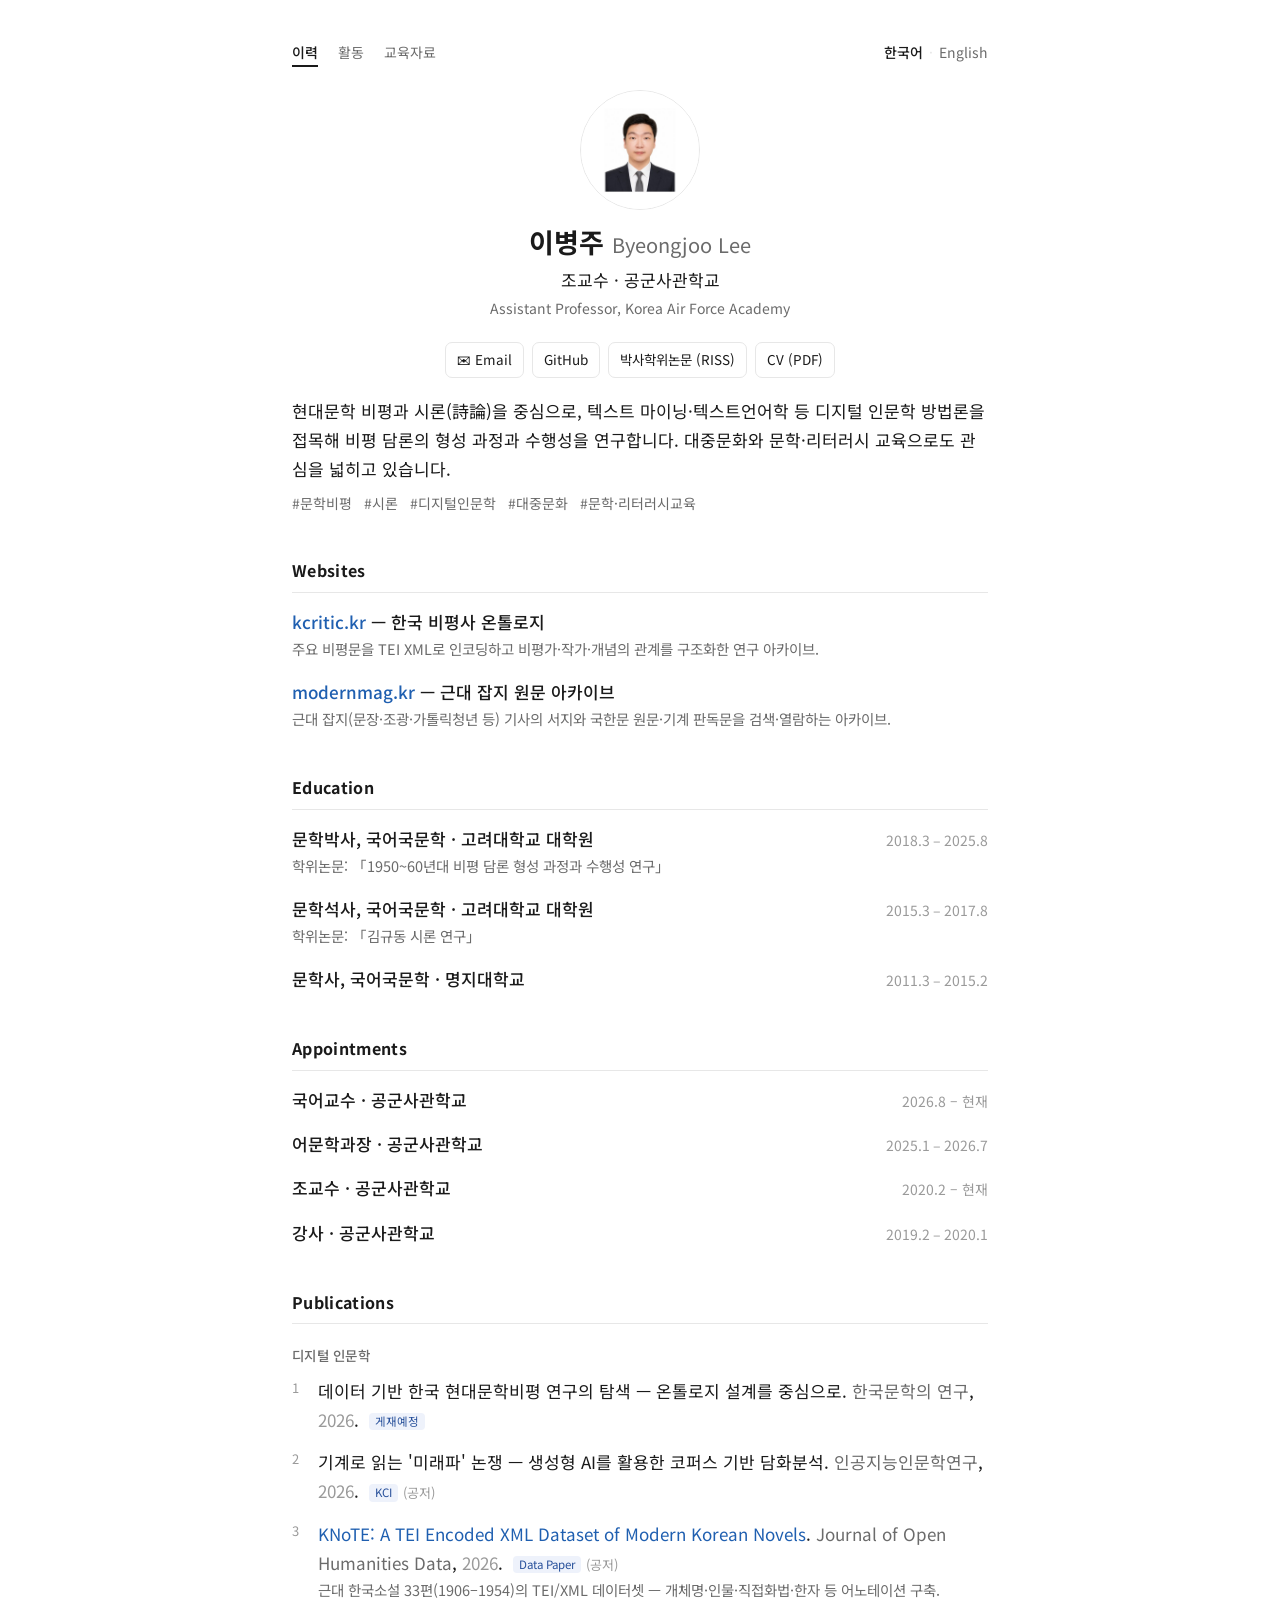
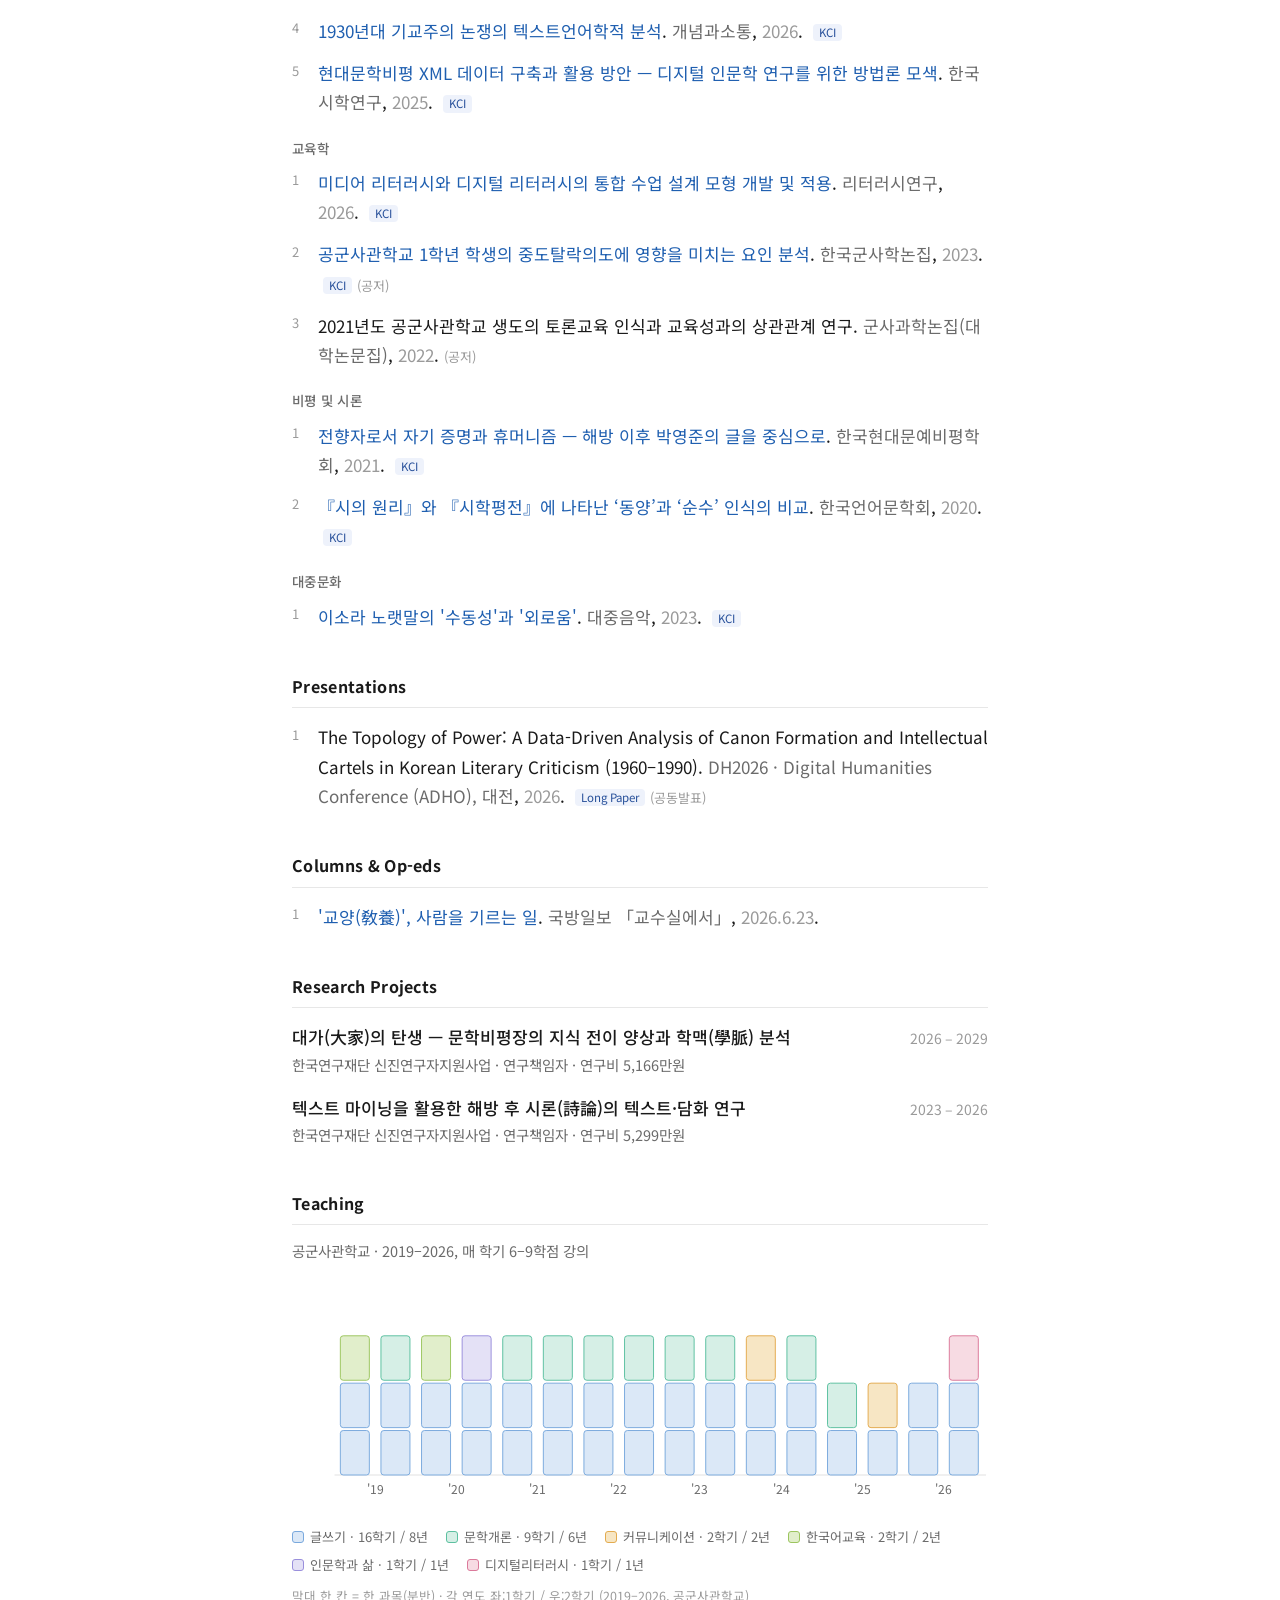
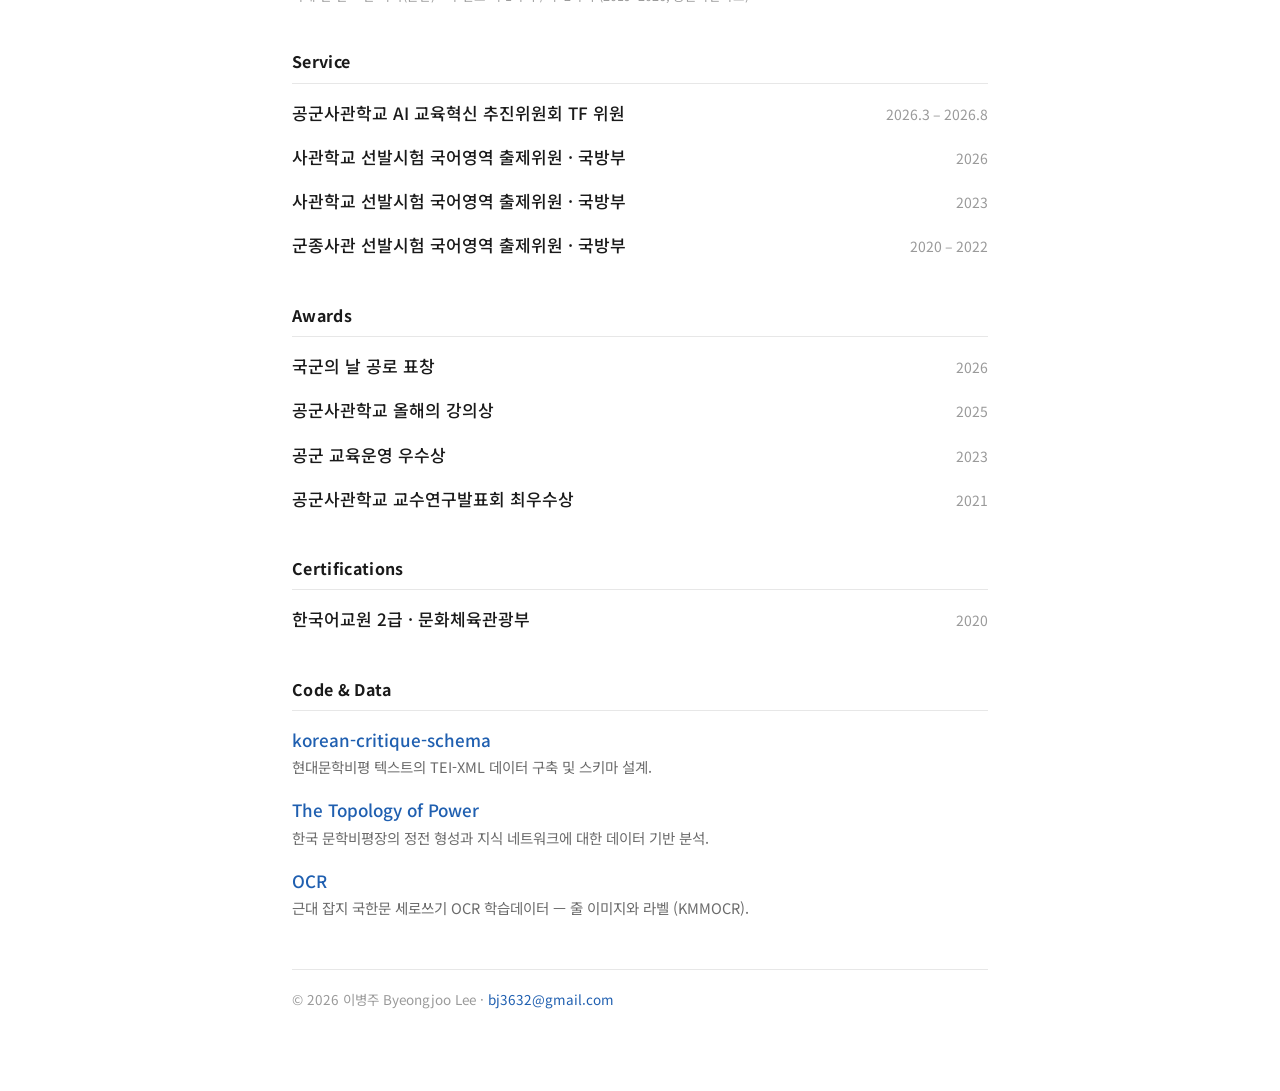
<file: index.html>
<!DOCTYPE html>
<html lang="ko">
<head>
<meta charset="utf-8">
<meta name="viewport" content="width=device-width, initial-scale=1">
<title>이병주 Byeongjoo Lee</title>
<meta name="description" content="이병주 (Byeongjoo Lee) — 공군사관학교 어문학과 조교수. 현대문학 비평·시론, 디지털 인문학 연구.">
<link rel="preconnect" href="https://fonts.googleapis.com">
<link rel="preconnect" href="https://fonts.gstatic.com" crossorigin>
<link href="https://fonts.googleapis.com/css2?family=Noto+Sans+KR:wght@400;500;700&display=swap" rel="stylesheet">
<link rel="stylesheet" href="/style.css">
</head>
<body>
<main class="wrap">

  <div class="topbar">
    <nav class="tabs">
      <a class="on" href="/">이력</a>
      <a href="/gallery.html">활동</a>
      <a href="/education.html">교육자료</a>
    </nav>
    <div class="lang"><span class="on">한국어</span><span class="sep">·</span><a href="/en/">English</a></div>
  </div>

  <header>
    <img src="/photo.jpg?v=2026081402" alt="이병주 증명사진">
    <div>
      <h1 class="name">이병주 <span class="en">Byeongjoo Lee</span></h1>
      <p class="role">조교수 · 공군사관학교
        <span class="en">Assistant Professor, Korea Air Force Academy</span>
      </p>
    </div>
  </header>

  <nav class="links">
    <a href="mailto:bj3632@gmail.com">✉ Email</a>
    <a href="https://github.com/ByeongjooLee" target="_blank" rel="noopener">GitHub</a>
    <a href="https://www.riss.kr/link?id=T17283186" target="_blank" rel="noopener">박사학위논문 (RISS)</a>
    <a href="/cv.pdf" target="_blank" rel="noopener">CV (PDF)</a>
  </nav>

  <section class="bio">
    <p>현대문학 비평과 시론(詩論)을 중심으로, 텍스트 마이닝·텍스트언어학 등 디지털 인문학 방법론을 접목해 비평 담론의 형성 과정과 수행성을 연구합니다. 대중문화와 문학·리터러시 교육으로도 관심을 넓히고 있습니다.</p>
    <div class="tags">
      <span>#문학비평</span><span>#시론</span><span>#디지털인문학</span><span>#대중문화</span><span>#문학·리터러시교육</span>
    </div>
  </section>

  <h2>Websites</h2>
  <div class="entry">
    <div class="row"><span class="t"><a href="https://kcritic.kr/" target="_blank" rel="noopener">kcritic.kr</a> — 한국 비평사 온톨로지</span></div>
    <div class="sub">주요 비평문을 TEI XML로 인코딩하고 비평가·작가·개념의 관계를 구조화한 연구 아카이브.</div>
  </div>
  <div class="entry">
    <div class="row"><span class="t"><a href="https://modernmag.kr/" target="_blank" rel="noopener">modernmag.kr</a> — 근대 잡지 원문 아카이브</span></div>
    <div class="sub">근대 잡지(문장·조광·가톨릭청년 등) 기사의 서지와 국한문 원문·기계 판독문을 검색·열람하는 아카이브.</div>
  </div>

  <h2>Education</h2>
  <div class="entry">
    <div class="row"><span class="t">문학박사, 국어국문학 · 고려대학교 대학원</span><span class="d">2018.3 – 2025.8</span></div>
    <div class="sub">학위논문: 「1950~60년대 비평 담론 형성 과정과 수행성 연구」</div>
  </div>
  <div class="entry">
    <div class="row"><span class="t">문학석사, 국어국문학 · 고려대학교 대학원</span><span class="d">2015.3 – 2017.8</span></div>
    <div class="sub">학위논문: 「김규동 시론 연구」</div>
  </div>
  <div class="entry">
    <div class="row"><span class="t">문학사, 국어국문학 · 명지대학교</span><span class="d">2011.3 – 2015.2</span></div>
  </div>

  <h2>Appointments</h2>
  <div class="entry">
    <div class="row"><span class="t">국어교수 · 공군사관학교</span><span class="d">2026.8 – 현재</span></div>
  </div>
  <div class="entry">
    <div class="row"><span class="t">어문학과장 · 공군사관학교</span><span class="d">2025.1 – 2026.7</span></div>
  </div>
  <div class="entry">
    <div class="row"><span class="t">조교수 · 공군사관학교</span><span class="d">2020.2 – 현재</span></div>
  </div>
  <div class="entry">
    <div class="row"><span class="t">강사 · 공군사관학교</span><span class="d">2019.2 – 2020.1</span></div>
  </div>

  <h2>Publications</h2>

  <div class="ptype">디지털 인문학</div>
  <ol class="pubs">
    <li>데이터 기반 한국 현대문학비평 연구의 탐색 — 온톨로지 설계를 중심으로.
      <span class="venue">한국문학의 연구</span>, <span class="yr">2026</span>. <span class="badge">게재예정</span></li>
    <li>기계로 읽는 '미래파' 논쟁 — 생성형 AI를 활용한 코퍼스 기반 담화분석.
      <span class="venue">인공지능인문학연구</span>, <span class="yr">2026</span>. <span class="badge">KCI</span> <span class="co">(공저)</span></li>
    <li><a href="https://doi.org/10.5334/johd.590" target="_blank" rel="noopener">KNoTE: A TEI Encoded XML Dataset of Modern Korean Novels</a>.
      <span class="venue">Journal of Open Humanities Data</span>, <span class="yr">2026</span>. <span class="badge">Data Paper</span> <span class="co">(공저)</span>
      <div class="sub">근대 한국소설 33편(1906–1954)의 TEI/XML 데이터셋 — 개체명·인물·직접화법·한자 등 어노테이션 구축.</div></li>
    <li><a href="/papers/2026-technicism-debate.pdf" download>1930년대 기교주의 논쟁의 텍스트언어학적 분석</a>.
      <span class="venue">개념과소통</span>, <span class="yr">2026</span>. <span class="badge">KCI</span></li>
    <li><a href="/papers/2025-xml-criticism.pdf" download>현대문학비평 XML 데이터 구축과 활용 방안 — 디지털 인문학 연구를 위한 방법론 모색</a>.
      <span class="venue">한국시학연구</span>, <span class="yr">2025</span>. <span class="badge">KCI</span></li>
  </ol>

  <div class="ptype">교육학</div>
  <ol class="pubs">
    <li><a href="/papers/2026-media-literacy.pdf" download>미디어 리터러시와 디지털 리터러시의 통합 수업 설계 모형 개발 및 적용</a>.
      <span class="venue">리터러시연구</span>, <span class="yr">2026</span>. <span class="badge">KCI</span></li>
    <li><a href="/papers/2023-cadet-dropout.pdf" download>공군사관학교 1학년 학생의 중도탈락의도에 영향을 미치는 요인 분석</a>.
      <span class="venue">한국군사학논집</span>, <span class="yr">2023</span>. <span class="badge">KCI</span> <span class="co">(공저)</span></li>
    <li>2021년도 공군사관학교 생도의 토론교육 인식과 교육성과의 상관관계 연구.
      <span class="venue">군사과학논집(대학논문집)</span>, <span class="yr">2022</span>. <span class="co">(공저)</span></li>
  </ol>

  <div class="ptype">비평 및 시론</div>
  <ol class="pubs">
    <li><a href="/papers/2021-park-yeongjun-humanism.pdf" download>전향자로서 자기 증명과 휴머니즘 — 해방 이후 박영준의 글을 중심으로</a>.
      <span class="venue">한국현대문예비평학회</span>, <span class="yr">2021</span>. <span class="badge">KCI</span></li>
    <li><a href="/papers/2020-orient-purity.pdf" download>『시의 원리』와 『시학평전』에 나타난 ‘동양’과 ‘순수’ 인식의 비교</a>.
      <span class="venue">한국언어문학회</span>, <span class="yr">2020</span>. <span class="badge">KCI</span></li>
  </ol>

  <div class="ptype">대중문화</div>
  <ol class="pubs">
    <li><a href="/papers/2023-leesora-lyrics.pdf" download>이소라 노랫말의 '수동성'과 '외로움'</a>.
      <span class="venue">대중음악</span>, <span class="yr">2023</span>. <span class="badge">KCI</span></li>
  </ol>

  <h2>Presentations</h2>
  <ol class="pubs">
    <li>The Topology of Power: A Data-Driven Analysis of Canon Formation and Intellectual Cartels in Korean Literary Criticism (1960–1990).
      <span class="venue">DH2026 · Digital Humanities Conference (ADHO), 대전</span>, <span class="yr">2026</span>. <span class="badge">Long Paper</span> <span class="co">(공동발표)</span></li>
  </ol>

  <h2>Columns &amp; Op-eds</h2>
  <ol class="pubs">
    <li><a href="https://kookbang.dema.mil.kr/newsWeb/20260623/1/ATCE_CTGR_0050060000/view.do" target="_blank" rel="noopener">'교양(敎養)', 사람을 기르는 일</a>.
      <span class="venue">국방일보 「교수실에서」</span>, <span class="yr">2026.6.23</span>.</li>
  </ol>

  <h2>Research Projects</h2>
  <div class="entry">
    <div class="row"><span class="t">대가(大家)의 탄생 — 문학비평장의 지식 전이 양상과 학맥(學脈) 분석</span><span class="d">2026 – 2029</span></div>
    <div class="sub">한국연구재단 신진연구자지원사업 · 연구책임자 · 연구비 5,166만원</div>
  </div>
  <div class="entry">
    <div class="row"><span class="t">텍스트 마이닝을 활용한 해방 후 시론(詩論)의 텍스트·담화 연구</span><span class="d">2023 – 2026</span></div>
    <div class="sub">한국연구재단 신진연구자지원사업 · 연구책임자 · 연구비 5,299만원</div>
  </div>

  <h2>Teaching</h2>
  <p class="sub" style="margin:0 0 4px;">공군사관학교 · 2019–2026, 매 학기 6–9학점 강의</p>
  <div id="teaching-chart" data-lang="ko"></div>

  <h2>Service</h2>
  <div class="entry">
    <div class="row"><span class="t">공군사관학교 AI 교육혁신 추진위원회 TF 위원</span><span class="d">2026.3 – 2026.8</span></div>
  </div>
  <div class="entry">
    <div class="row"><span class="t">사관학교 선발시험 국어영역 출제위원 · 국방부</span><span class="d">2026</span></div>
  </div>
  <div class="entry">
    <div class="row"><span class="t">사관학교 선발시험 국어영역 출제위원 · 국방부</span><span class="d">2023</span></div>
  </div>
  <div class="entry">
    <div class="row"><span class="t">군종사관 선발시험 국어영역 출제위원 · 국방부</span><span class="d">2020 – 2022</span></div>
  </div>

  <h2>Awards</h2>
  <div class="entry">
    <div class="row"><span class="t">국군의 날 공로 표창</span><span class="d">2026</span></div>
  </div>
  <div class="entry">
    <div class="row"><span class="t">공군사관학교 올해의 강의상</span><span class="d">2025</span></div>
  </div>
  <div class="entry">
    <div class="row"><span class="t">공군 교육운영 우수상</span><span class="d">2023</span></div>
  </div>
  <div class="entry">
    <div class="row"><span class="t">공군사관학교 교수연구발표회 최우수상</span><span class="d">2021</span></div>
  </div>

  <h2>Certifications</h2>
  <div class="entry">
    <div class="row"><span class="t">한국어교원 2급 · 문화체육관광부</span><span class="d">2020</span></div>
  </div>

  <h2>Code &amp; Data</h2>
  <div class="entry">
    <div class="row"><span class="t"><a href="https://github.com/ByeongjooLee/korean-critique-schema" target="_blank" rel="noopener">korean-critique-schema</a></span></div>
    <div class="sub">현대문학비평 텍스트의 TEI-XML 데이터 구축 및 스키마 설계.</div>
  </div>
  <div class="entry">
    <div class="row"><span class="t"><a href="https://github.com/ByeongjooLee/The-Topology-of-Power" target="_blank" rel="noopener">The Topology of Power</a></span></div>
    <div class="sub">한국 문학비평장의 정전 형성과 지식 네트워크에 대한 데이터 기반 분석.</div>
  </div>
  <div class="entry">
    <div class="row"><span class="t"><a href="https://github.com/ByeongjooLee/OCR" target="_blank" rel="noopener">OCR</a></span></div>
    <div class="sub">근대 잡지 국한문 세로쓰기 OCR 학습데이터 — 줄 이미지와 라벨 (KMMOCR).</div>
  </div>

  <footer>
    © <span id="yr">2026</span> 이병주 Byeongjoo Lee · <a href="mailto:bj3632@gmail.com">bj3632@gmail.com</a>
  </footer>

</main>
<script src="/teaching.js" defer></script>
<script>document.getElementById('yr').textContent=new Date().getFullYear();</script>
</body>
</html>
</file>
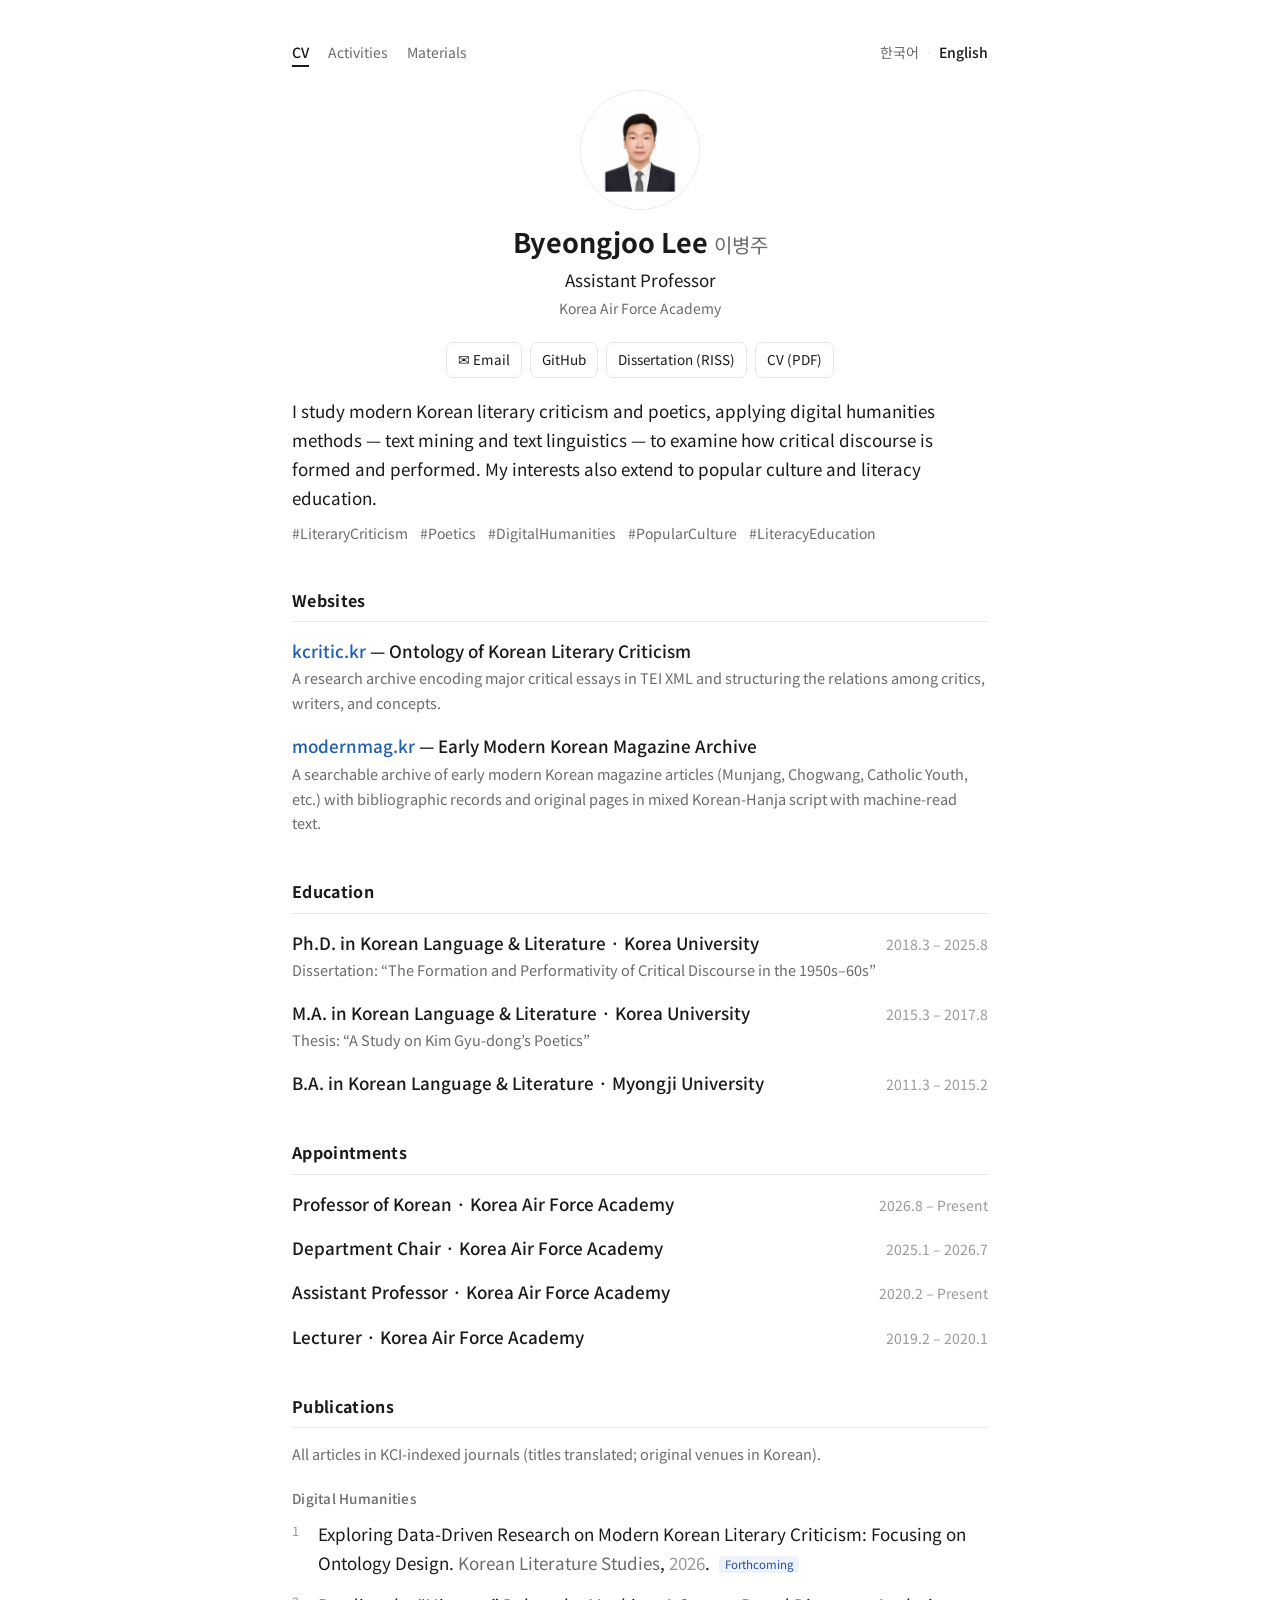
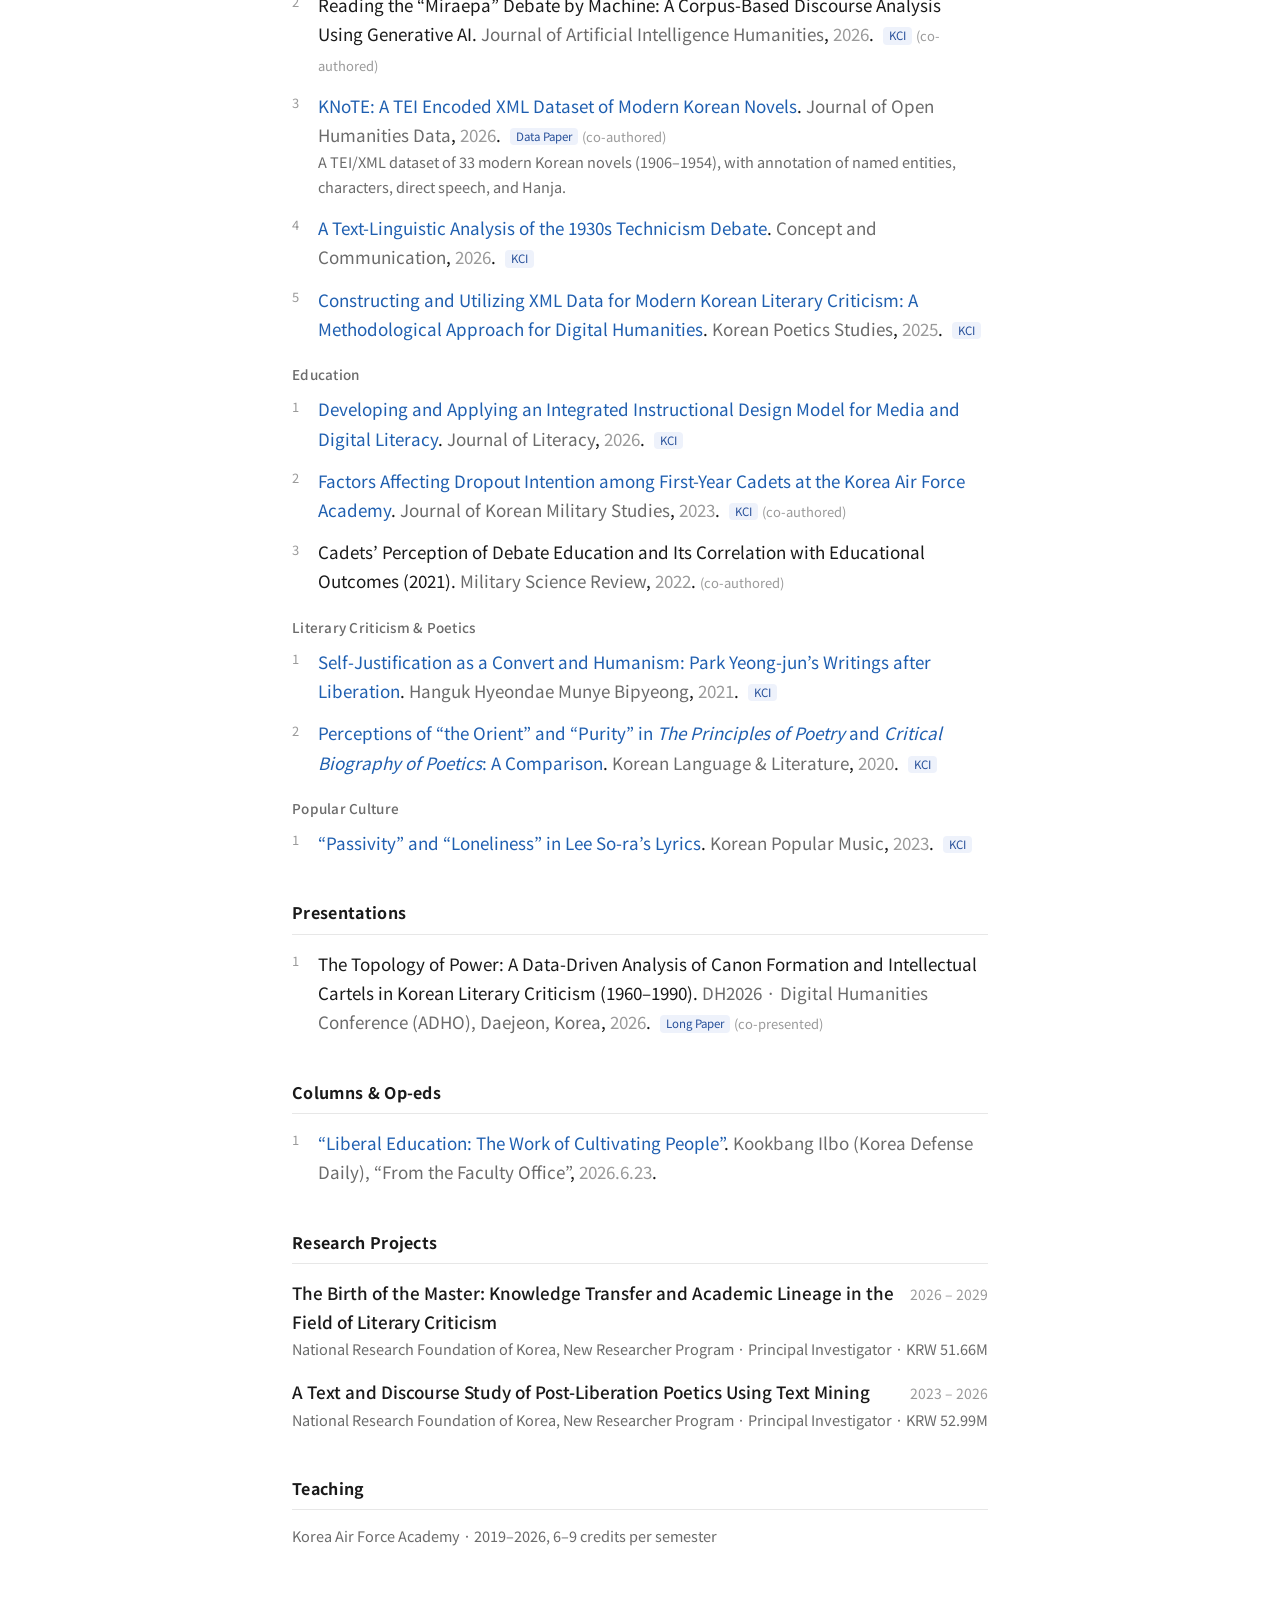
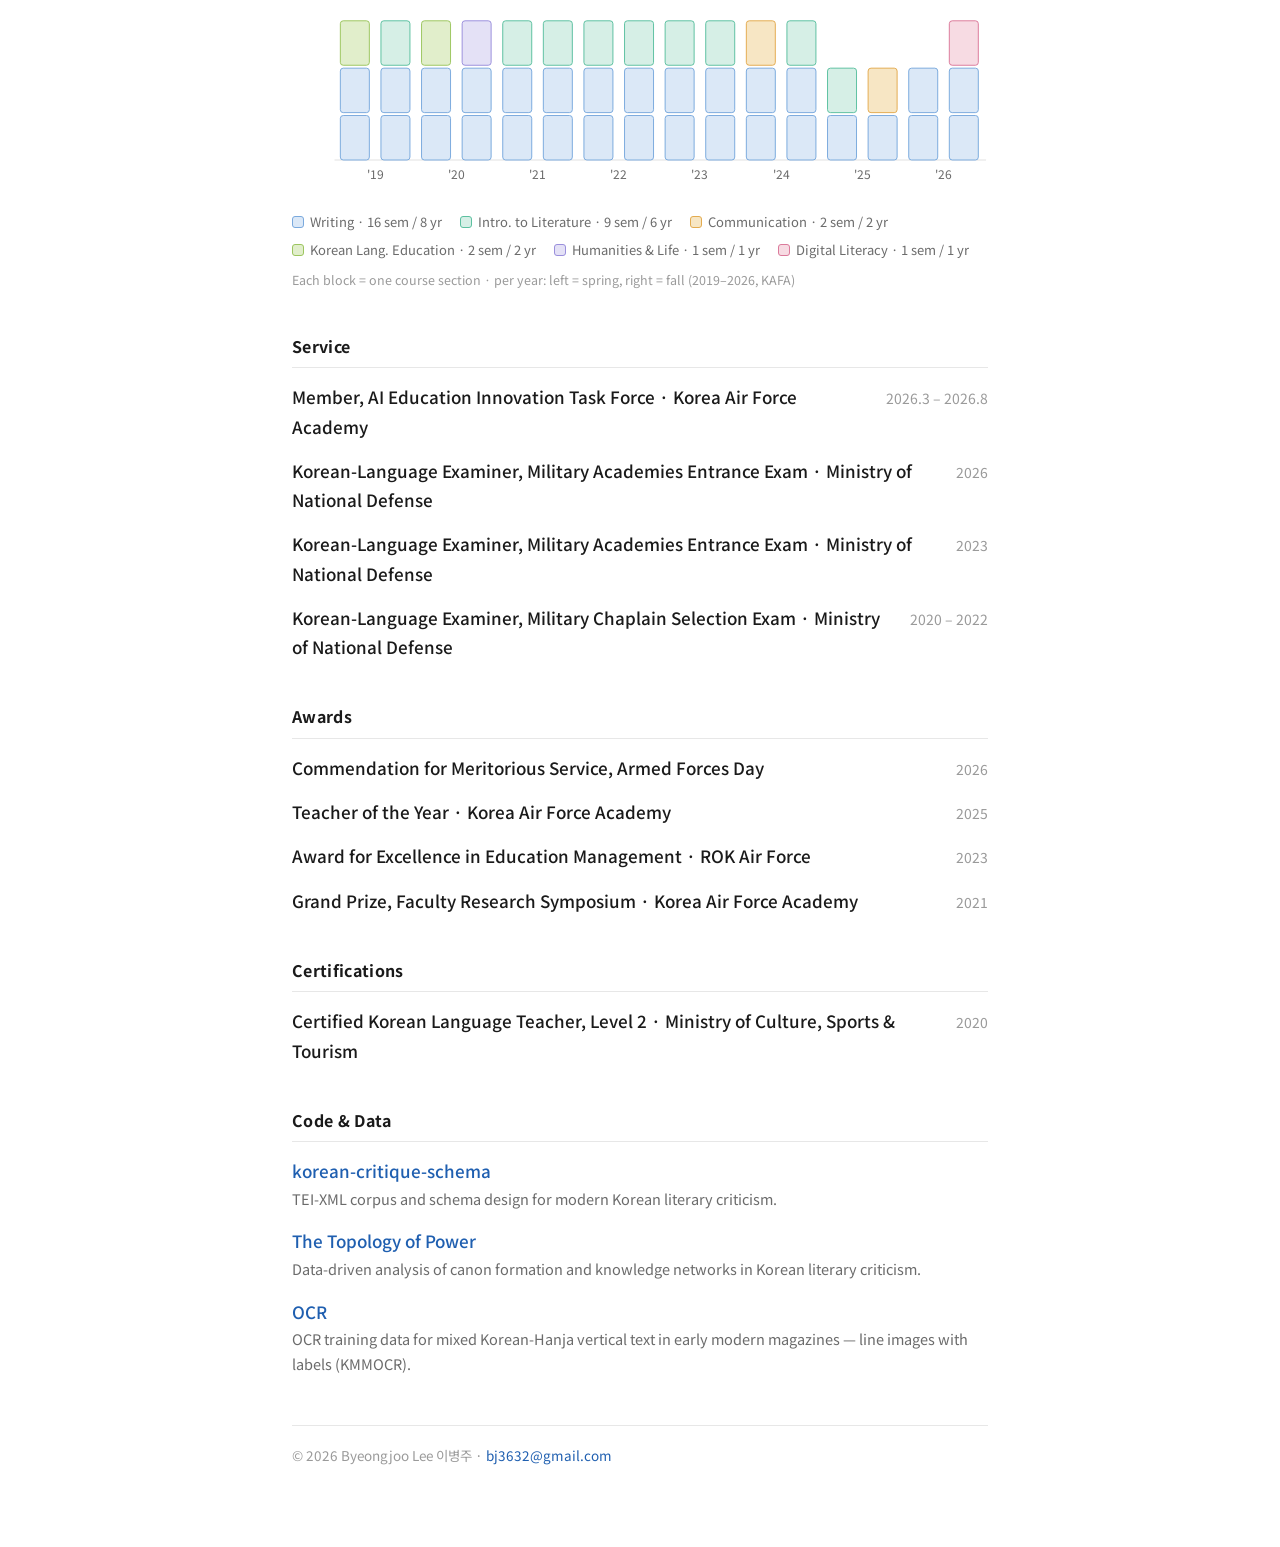
<file: en/index.html>
<!DOCTYPE html>
<html lang="en">
<head>
<meta charset="utf-8">
<meta name="viewport" content="width=device-width, initial-scale=1">
<title>Byeongjoo Lee 이병주</title>
<meta name="description" content="Byeongjoo Lee — Assistant Professor, Korea Air Force Academy. Modern Korean literary criticism, poetics, and digital humanities.">
<link rel="preconnect" href="https://fonts.googleapis.com">
<link rel="preconnect" href="https://fonts.gstatic.com" crossorigin>
<link href="https://fonts.googleapis.com/css2?family=Noto+Sans+KR:wght@400;500;700&display=swap" rel="stylesheet">
<link rel="stylesheet" href="/style.css">
</head>
<body>
<main class="wrap">

  <div class="topbar">
    <nav class="tabs">
      <a class="on" href="/en/">CV</a>
      <a href="/en/gallery.html">Activities</a>
      <a href="/en/education.html">Materials</a>
    </nav>
    <div class="lang"><a href="/">한국어</a><span class="sep">·</span><span class="on">English</span></div>
  </div>

  <header>
    <img src="/photo.jpg?v=2026081402" alt="Byeongjoo Lee">
    <div>
      <h1 class="name">Byeongjoo Lee <span class="en">이병주</span></h1>
      <p class="role">Assistant Professor
        <span class="en">Korea Air Force Academy</span>
      </p>
    </div>
  </header>

  <nav class="links">
    <a href="mailto:bj3632@gmail.com">✉ Email</a>
    <a href="https://github.com/ByeongjooLee" target="_blank" rel="noopener">GitHub</a>
    <a href="https://www.riss.kr/link?id=T17283186" target="_blank" rel="noopener">Dissertation (RISS)</a>
    <a href="/cv.pdf" target="_blank" rel="noopener">CV (PDF)</a>
  </nav>

  <section class="bio">
    <p>I study modern Korean literary criticism and poetics, applying digital humanities methods — text mining and text linguistics — to examine how critical discourse is formed and performed. My interests also extend to popular culture and literacy education.</p>
    <div class="tags">
      <span>#LiteraryCriticism</span><span>#Poetics</span><span>#DigitalHumanities</span><span>#PopularCulture</span><span>#LiteracyEducation</span>
    </div>
  </section>

  <h2>Websites</h2>
  <div class="entry">
    <div class="row"><span class="t"><a href="https://kcritic.kr/" target="_blank" rel="noopener">kcritic.kr</a> — Ontology of Korean Literary Criticism</span></div>
    <div class="sub">A research archive encoding major critical essays in TEI XML and structuring the relations among critics, writers, and concepts.</div>
  </div>
  <div class="entry">
    <div class="row"><span class="t"><a href="https://modernmag.kr/" target="_blank" rel="noopener">modernmag.kr</a> — Early Modern Korean Magazine Archive</span></div>
    <div class="sub">A searchable archive of early modern Korean magazine articles (Munjang, Chogwang, Catholic Youth, etc.) with bibliographic records and original pages in mixed Korean-Hanja script with machine-read text.</div>
  </div>

  <h2>Education</h2>
  <div class="entry">
    <div class="row"><span class="t">Ph.D. in Korean Language &amp; Literature · Korea University</span><span class="d">2018.3 – 2025.8</span></div>
    <div class="sub">Dissertation: “The Formation and Performativity of Critical Discourse in the 1950s–60s”</div>
  </div>
  <div class="entry">
    <div class="row"><span class="t">M.A. in Korean Language &amp; Literature · Korea University</span><span class="d">2015.3 – 2017.8</span></div>
    <div class="sub">Thesis: “A Study on Kim Gyu-dong’s Poetics”</div>
  </div>
  <div class="entry">
    <div class="row"><span class="t">B.A. in Korean Language &amp; Literature · Myongji University</span><span class="d">2011.3 – 2015.2</span></div>
  </div>

  <h2>Appointments</h2>
  <div class="entry">
    <div class="row"><span class="t">Professor of Korean · Korea Air Force Academy</span><span class="d">2026.8 – Present</span></div>
  </div>
  <div class="entry">
    <div class="row"><span class="t">Department Chair · Korea Air Force Academy</span><span class="d">2025.1 – 2026.7</span></div>
  </div>
  <div class="entry">
    <div class="row"><span class="t">Assistant Professor · Korea Air Force Academy</span><span class="d">2020.2 – Present</span></div>
  </div>
  <div class="entry">
    <div class="row"><span class="t">Lecturer · Korea Air Force Academy</span><span class="d">2019.2 – 2020.1</span></div>
  </div>

  <h2>Publications</h2>
  <p class="sub" style="margin:0 0 4px;">All articles in KCI-indexed journals (titles translated; original venues in Korean).</p>

  <div class="ptype">Digital Humanities</div>
  <ol class="pubs">
    <li>Exploring Data-Driven Research on Modern Korean Literary Criticism: Focusing on Ontology Design.
      <span class="venue">Korean Literature Studies</span>, <span class="yr">2026</span>. <span class="badge">Forthcoming</span></li>
    <li>Reading the “Miraepa” Debate by Machine: A Corpus-Based Discourse Analysis Using Generative AI.
      <span class="venue">Journal of Artificial Intelligence Humanities</span>, <span class="yr">2026</span>. <span class="badge">KCI</span> <span class="co">(co-authored)</span></li>
    <li><a href="https://doi.org/10.5334/johd.590" target="_blank" rel="noopener">KNoTE: A TEI Encoded XML Dataset of Modern Korean Novels</a>.
      <span class="venue">Journal of Open Humanities Data</span>, <span class="yr">2026</span>. <span class="badge">Data Paper</span> <span class="co">(co-authored)</span>
      <div class="sub">A TEI/XML dataset of 33 modern Korean novels (1906–1954), with annotation of named entities, characters, direct speech, and Hanja.</div></li>
    <li><a href="/papers/2026-technicism-debate.pdf" download>A Text-Linguistic Analysis of the 1930s Technicism Debate</a>.
      <span class="venue">Concept and Communication</span>, <span class="yr">2026</span>. <span class="badge">KCI</span></li>
    <li><a href="/papers/2025-xml-criticism.pdf" download>Constructing and Utilizing XML Data for Modern Korean Literary Criticism: A Methodological Approach for Digital Humanities</a>.
      <span class="venue">Korean Poetics Studies</span>, <span class="yr">2025</span>. <span class="badge">KCI</span></li>
  </ol>

  <div class="ptype">Education</div>
  <ol class="pubs">
    <li><a href="/papers/2026-media-literacy.pdf" download>Developing and Applying an Integrated Instructional Design Model for Media and Digital Literacy</a>.
      <span class="venue">Journal of Literacy</span>, <span class="yr">2026</span>. <span class="badge">KCI</span></li>
    <li><a href="/papers/2023-cadet-dropout.pdf" download>Factors Affecting Dropout Intention among First-Year Cadets at the Korea Air Force Academy</a>.
      <span class="venue">Journal of Korean Military Studies</span>, <span class="yr">2023</span>. <span class="badge">KCI</span> <span class="co">(co-authored)</span></li>
    <li>Cadets’ Perception of Debate Education and Its Correlation with Educational Outcomes (2021).
      <span class="venue">Military Science Review</span>, <span class="yr">2022</span>. <span class="co">(co-authored)</span></li>
  </ol>

  <div class="ptype">Literary Criticism &amp; Poetics</div>
  <ol class="pubs">
    <li><a href="/papers/2021-park-yeongjun-humanism.pdf" download>Self-Justification as a Convert and Humanism: Park Yeong-jun’s Writings after Liberation</a>.
      <span class="venue">Hanguk Hyeondae Munye Bipyeong</span>, <span class="yr">2021</span>. <span class="badge">KCI</span></li>
    <li><a href="/papers/2020-orient-purity.pdf" download>Perceptions of “the Orient” and “Purity” in <i>The Principles of Poetry</i> and <i>Critical Biography of Poetics</i>: A Comparison</a>.
      <span class="venue">Korean Language &amp; Literature</span>, <span class="yr">2020</span>. <span class="badge">KCI</span></li>
  </ol>

  <div class="ptype">Popular Culture</div>
  <ol class="pubs">
    <li><a href="/papers/2023-leesora-lyrics.pdf" download>“Passivity” and “Loneliness” in Lee So-ra’s Lyrics</a>.
      <span class="venue">Korean Popular Music</span>, <span class="yr">2023</span>. <span class="badge">KCI</span></li>
  </ol>

  <h2>Presentations</h2>
  <ol class="pubs">
    <li>The Topology of Power: A Data-Driven Analysis of Canon Formation and Intellectual Cartels in Korean Literary Criticism (1960–1990).
      <span class="venue">DH2026 · Digital Humanities Conference (ADHO), Daejeon, Korea</span>, <span class="yr">2026</span>. <span class="badge">Long Paper</span> <span class="co">(co-presented)</span></li>
  </ol>

  <h2>Columns &amp; Op-eds</h2>
  <ol class="pubs">
    <li><a href="https://kookbang.dema.mil.kr/newsWeb/20260623/1/ATCE_CTGR_0050060000/view.do" target="_blank" rel="noopener">“Liberal Education: The Work of Cultivating People”</a>.
      <span class="venue">Kookbang Ilbo (Korea Defense Daily), “From the Faculty Office”</span>, <span class="yr">2026.6.23</span>.</li>
  </ol>

  <h2>Research Projects</h2>
  <div class="entry">
    <div class="row"><span class="t">The Birth of the Master: Knowledge Transfer and Academic Lineage in the Field of Literary Criticism</span><span class="d">2026 – 2029</span></div>
    <div class="sub">National Research Foundation of Korea, New Researcher Program · Principal Investigator · KRW 51.66M</div>
  </div>
  <div class="entry">
    <div class="row"><span class="t">A Text and Discourse Study of Post-Liberation Poetics Using Text Mining</span><span class="d">2023 – 2026</span></div>
    <div class="sub">National Research Foundation of Korea, New Researcher Program · Principal Investigator · KRW 52.99M</div>
  </div>

  <h2>Teaching</h2>
  <p class="sub" style="margin:0 0 4px;">Korea Air Force Academy · 2019–2026, 6–9 credits per semester</p>
  <div id="teaching-chart" data-lang="en"></div>

  <h2>Service</h2>
  <div class="entry">
    <div class="row"><span class="t">Member, AI Education Innovation Task Force · Korea Air Force Academy</span><span class="d">2026.3 – 2026.8</span></div>
  </div>
  <div class="entry">
    <div class="row"><span class="t">Korean-Language Examiner, Military Academies Entrance Exam · Ministry of National Defense</span><span class="d">2026</span></div>
  </div>
  <div class="entry">
    <div class="row"><span class="t">Korean-Language Examiner, Military Academies Entrance Exam · Ministry of National Defense</span><span class="d">2023</span></div>
  </div>
  <div class="entry">
    <div class="row"><span class="t">Korean-Language Examiner, Military Chaplain Selection Exam · Ministry of National Defense</span><span class="d">2020 – 2022</span></div>
  </div>

  <h2>Awards</h2>
  <div class="entry">
    <div class="row"><span class="t">Commendation for Meritorious Service, Armed Forces Day</span><span class="d">2026</span></div>
  </div>
  <div class="entry">
    <div class="row"><span class="t">Teacher of the Year · Korea Air Force Academy</span><span class="d">2025</span></div>
  </div>
  <div class="entry">
    <div class="row"><span class="t">Award for Excellence in Education Management · ROK Air Force</span><span class="d">2023</span></div>
  </div>
  <div class="entry">
    <div class="row"><span class="t">Grand Prize, Faculty Research Symposium · Korea Air Force Academy</span><span class="d">2021</span></div>
  </div>

  <h2>Certifications</h2>
  <div class="entry">
    <div class="row"><span class="t">Certified Korean Language Teacher, Level 2 · Ministry of Culture, Sports &amp; Tourism</span><span class="d">2020</span></div>
  </div>

  <h2>Code &amp; Data</h2>
  <div class="entry">
    <div class="row"><span class="t"><a href="https://github.com/ByeongjooLee/korean-critique-schema" target="_blank" rel="noopener">korean-critique-schema</a></span></div>
    <div class="sub">TEI-XML corpus and schema design for modern Korean literary criticism.</div>
  </div>
  <div class="entry">
    <div class="row"><span class="t"><a href="https://github.com/ByeongjooLee/The-Topology-of-Power" target="_blank" rel="noopener">The Topology of Power</a></span></div>
    <div class="sub">Data-driven analysis of canon formation and knowledge networks in Korean literary criticism.</div>
  </div>
  <div class="entry">
    <div class="row"><span class="t"><a href="https://github.com/ByeongjooLee/OCR" target="_blank" rel="noopener">OCR</a></span></div>
    <div class="sub">OCR training data for mixed Korean-Hanja vertical text in early modern magazines — line images with labels (KMMOCR).</div>
  </div>

  <footer>
    © <span id="yr">2026</span> Byeongjoo Lee 이병주 · <a href="mailto:bj3632@gmail.com">bj3632@gmail.com</a>
  </footer>

</main>
<script src="/teaching.js" defer></script>
<script>document.getElementById('yr').textContent=new Date().getFullYear();</script>
</body>
</html>
</file>
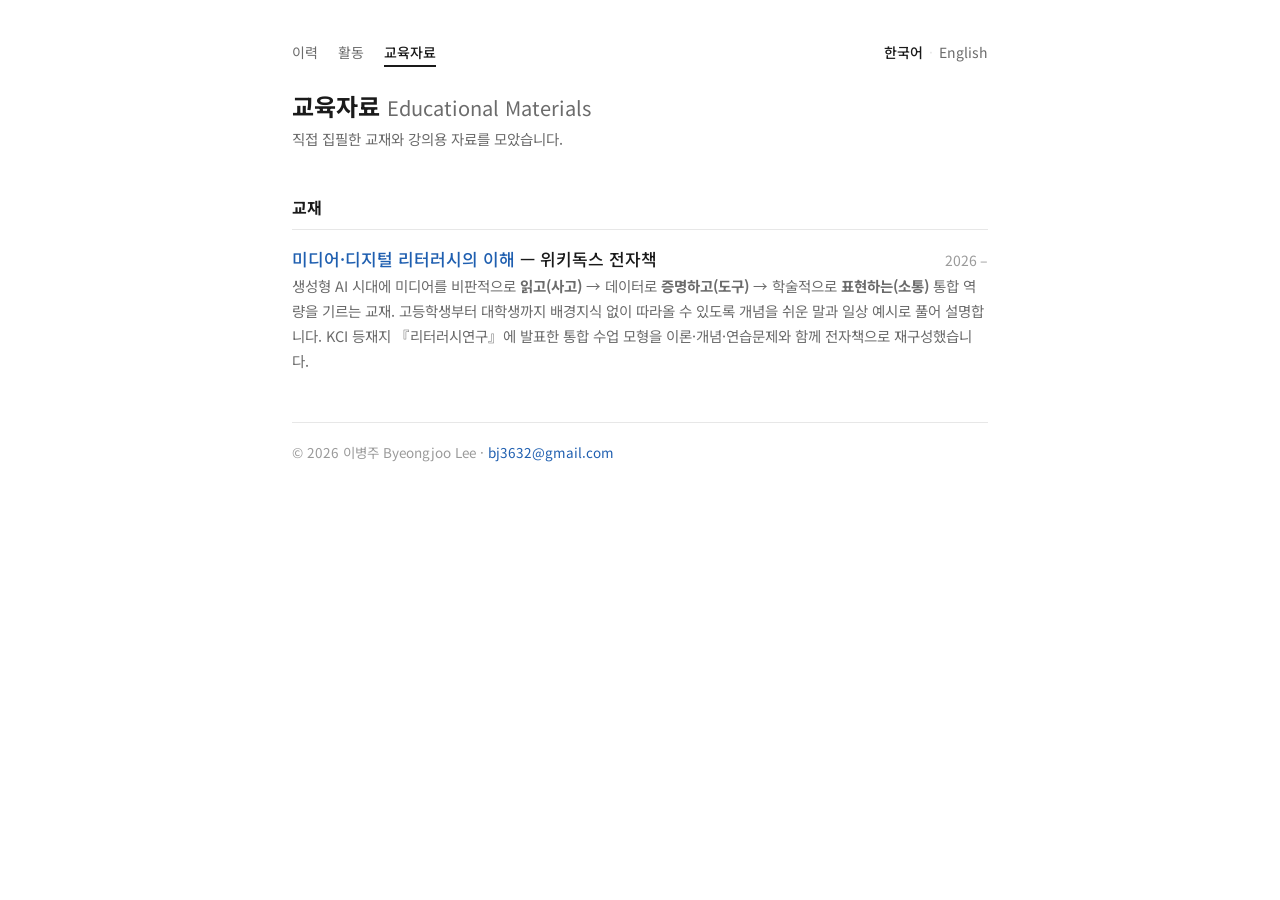
<file: education.html>
<!DOCTYPE html>
<html lang="ko">
<head>
<meta charset="utf-8">
<meta name="viewport" content="width=device-width, initial-scale=1">
<title>교육자료 · 이병주 Byeongjoo Lee</title>
<meta name="description" content="이병주 (Byeongjoo Lee) — 미디어·디지털 리터러시 교재 등 교육자료.">
<link rel="preconnect" href="https://fonts.googleapis.com">
<link rel="preconnect" href="https://fonts.gstatic.com" crossorigin>
<link href="https://fonts.googleapis.com/css2?family=Noto+Sans+KR:wght@400;500;700&display=swap" rel="stylesheet">
<link rel="stylesheet" href="/style.css">
</head>
<body>
<main class="wrap">

  <div class="topbar">
    <nav class="tabs">
      <a href="/">이력</a>
      <a href="/gallery.html">활동</a>
      <a class="on" href="/education.html">교육자료</a>
    </nav>
    <div class="lang"><span class="on">한국어</span><span class="sep">·</span><a href="/en/education.html">English</a></div>
  </div>

  <h1 class="name" style="font-size:24px;">교육자료 <span class="en">Educational Materials</span></h1>
  <p class="sub" style="margin-top:6px;">직접 집필한 교재와 강의용 자료를 모았습니다.</p>

  <h2>교재</h2>
  <div class="entry">
    <div class="row"><span class="t"><a href="https://wikidocs.net/book/21069" target="_blank" rel="noopener">미디어·디지털 리터러시의 이해</a> — 위키독스 전자책</span><span class="d">2026 –</span></div>
    <div class="sub">생성형 AI 시대에 미디어를 비판적으로 <b>읽고(사고)</b> → 데이터로 <b>증명하고(도구)</b> → 학술적으로 <b>표현하는(소통)</b> 통합 역량을 기르는 교재. 고등학생부터 대학생까지 배경지식 없이 따라올 수 있도록 개념을 쉬운 말과 일상 예시로 풀어 설명합니다. KCI 등재지 『리터러시연구』에 발표한 통합 수업 모형을 이론·개념·연습문제와 함께 전자책으로 재구성했습니다.</div>
  </div>

  <footer>
    © <span id="yr">2026</span> 이병주 Byeongjoo Lee · <a href="mailto:bj3632@gmail.com">bj3632@gmail.com</a>
  </footer>

</main>
<script>document.getElementById('yr').textContent=new Date().getFullYear();</script>
</body>
</html>
</file>
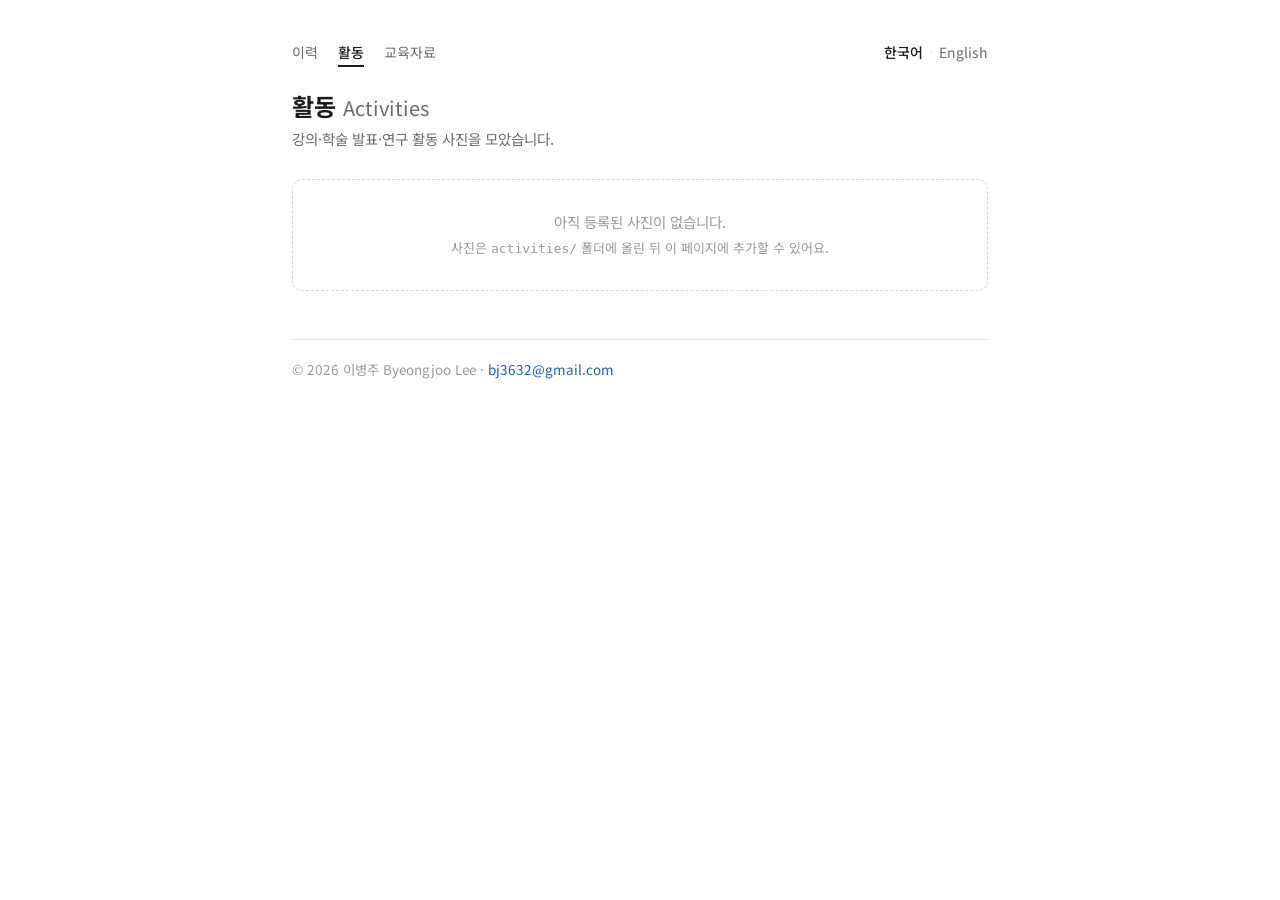
<file: gallery.html>
<!DOCTYPE html>
<html lang="ko">
<head>
<meta charset="utf-8">
<meta name="viewport" content="width=device-width, initial-scale=1">
<title>활동 · 이병주 Byeongjoo Lee</title>
<meta name="description" content="이병주 (Byeongjoo Lee) — 강의·발표·학술 활동 사진.">
<link rel="preconnect" href="https://fonts.googleapis.com">
<link rel="preconnect" href="https://fonts.gstatic.com" crossorigin>
<link href="https://fonts.googleapis.com/css2?family=Noto+Sans+KR:wght@400;500;700&display=swap" rel="stylesheet">
<link rel="stylesheet" href="/style.css">
</head>
<body>
<main class="wrap">

  <div class="topbar">
    <nav class="tabs">
      <a href="/">이력</a>
      <a class="on" href="/gallery.html">활동</a>
      <a href="/education.html">교육자료</a>
    </nav>
    <div class="lang"><span class="on">한국어</span><span class="sep">·</span><a href="/en/gallery.html">English</a></div>
  </div>

  <h1 class="name" style="font-size:24px;">활동 <span class="en">Activities</span></h1>
  <p class="sub" style="margin-top:6px;">강의·학술 발표·연구 활동 사진을 모았습니다.</p>

  <div class="gallery">
    <!-- 사진 추가 방법: activities/ 폴더에 이미지를 넣고 아래 형식으로 한 칸씩 추가하세요.
    <figure>
      <img src="/activities/example.jpg" alt="설명">
      <figcaption>행사명 · 장소 · 2025</figcaption>
    </figure>
    -->
  </div>

  <div class="empty" id="empty">
    아직 등록된 사진이 없습니다. <br>
    <span style="font-size:13px;">사진은 <code>activities/</code> 폴더에 올린 뒤 이 페이지에 추가할 수 있어요.</span>
  </div>

  <footer>
    © <span id="yr">2026</span> 이병주 Byeongjoo Lee · <a href="mailto:bj3632@gmail.com">bj3632@gmail.com</a>
  </footer>

</main>
<script>
  document.getElementById('yr').textContent=new Date().getFullYear();
  var g=document.querySelector('.gallery');
  if(g && g.querySelector('figure')) document.getElementById('empty').style.display='none';
</script>
</body>
</html>
</file>
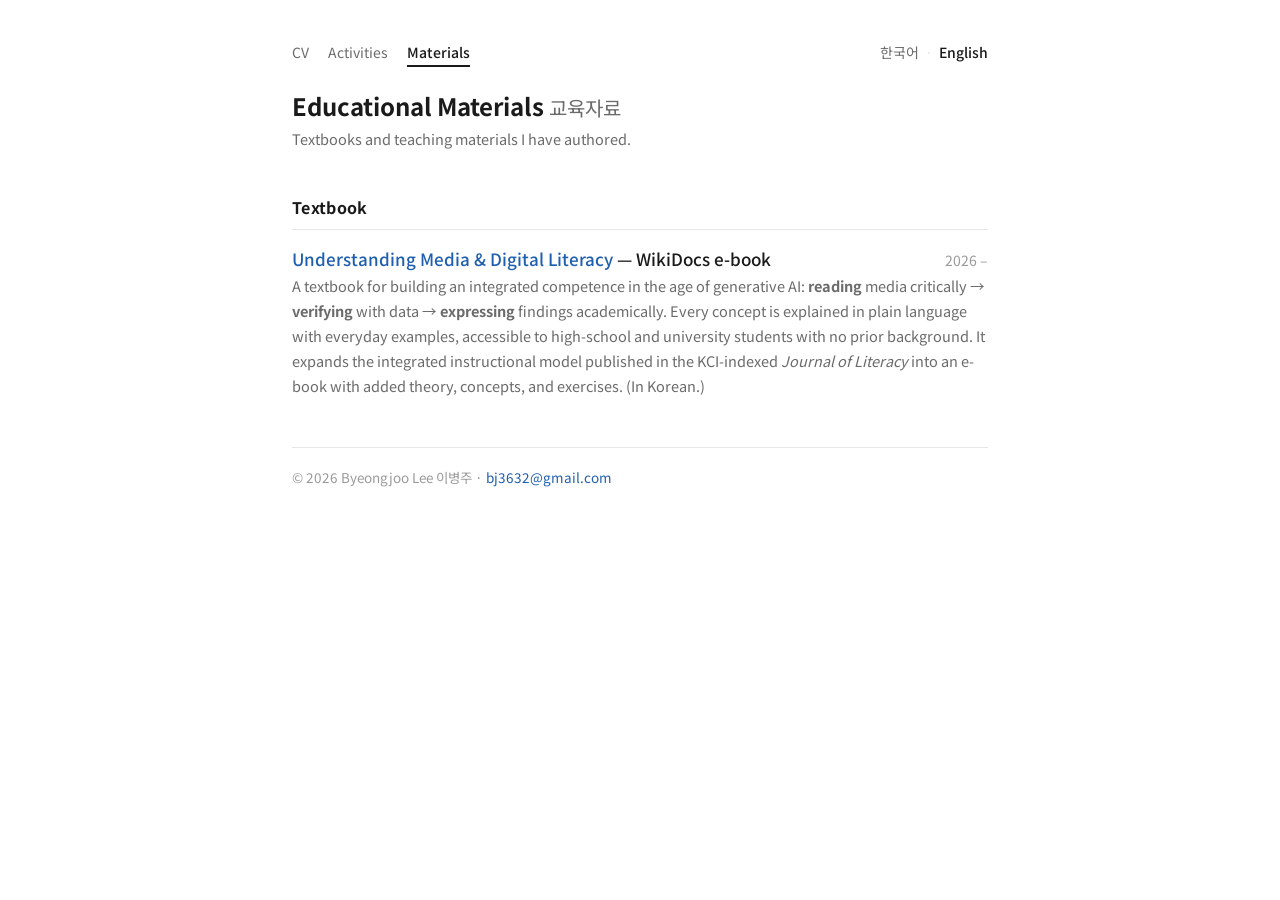
<file: en/education.html>
<!DOCTYPE html>
<html lang="en">
<head>
<meta charset="utf-8">
<meta name="viewport" content="width=device-width, initial-scale=1">
<title>Educational Materials · Byeongjoo Lee 이병주</title>
<meta name="description" content="Byeongjoo Lee — teaching materials, including a media & digital literacy textbook.">
<link rel="preconnect" href="https://fonts.googleapis.com">
<link rel="preconnect" href="https://fonts.gstatic.com" crossorigin>
<link href="https://fonts.googleapis.com/css2?family=Noto+Sans+KR:wght@400;500;700&display=swap" rel="stylesheet">
<link rel="stylesheet" href="/style.css">
</head>
<body>
<main class="wrap">

  <div class="topbar">
    <nav class="tabs">
      <a href="/en/">CV</a>
      <a href="/en/gallery.html">Activities</a>
      <a class="on" href="/en/education.html">Materials</a>
    </nav>
    <div class="lang"><a href="/education.html">한국어</a><span class="sep">·</span><span class="on">English</span></div>
  </div>

  <h1 class="name" style="font-size:24px;">Educational Materials <span class="en">교육자료</span></h1>
  <p class="sub" style="margin-top:6px;">Textbooks and teaching materials I have authored.</p>

  <h2>Textbook</h2>
  <div class="entry">
    <div class="row"><span class="t"><a href="https://wikidocs.net/book/21069" target="_blank" rel="noopener">Understanding Media &amp; Digital Literacy</a> — WikiDocs e-book</span><span class="d">2026 –</span></div>
    <div class="sub">A textbook for building an integrated competence in the age of generative AI: <b>reading</b> media critically → <b>verifying</b> with data → <b>expressing</b> findings academically. Every concept is explained in plain language with everyday examples, accessible to high-school and university students with no prior background. It expands the integrated instructional model published in the KCI-indexed <i>Journal of Literacy</i> into an e-book with added theory, concepts, and exercises. (In Korean.)</div>
  </div>

  <footer>
    © <span id="yr">2026</span> Byeongjoo Lee 이병주 · <a href="mailto:bj3632@gmail.com">bj3632@gmail.com</a>
  </footer>

</main>
<script>document.getElementById('yr').textContent=new Date().getFullYear();</script>
</body>
</html>
</file>
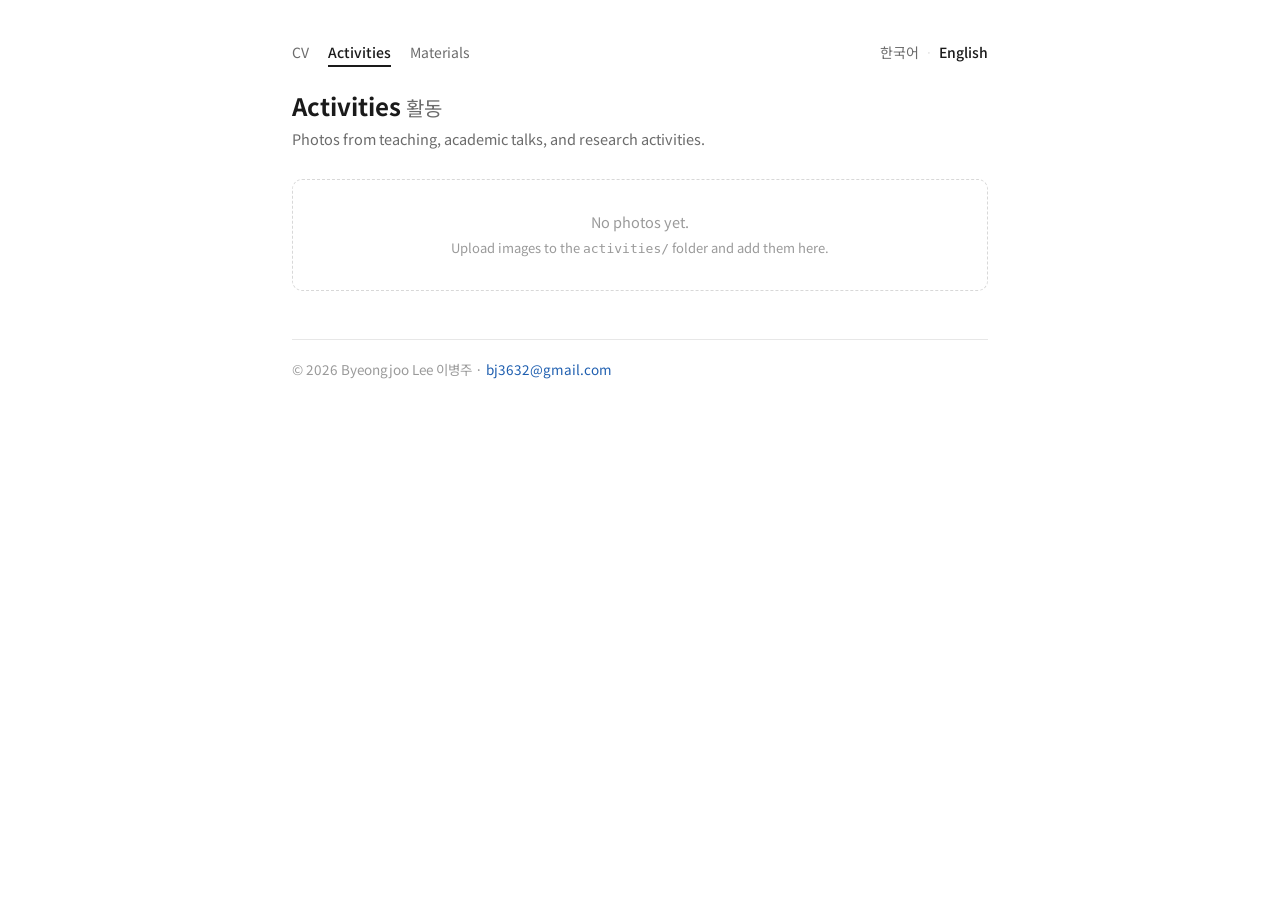
<file: en/gallery.html>
<!DOCTYPE html>
<html lang="en">
<head>
<meta charset="utf-8">
<meta name="viewport" content="width=device-width, initial-scale=1">
<title>Activities · Byeongjoo Lee 이병주</title>
<meta name="description" content="Byeongjoo Lee — photos from teaching, talks, and research activities.">
<link rel="preconnect" href="https://fonts.googleapis.com">
<link rel="preconnect" href="https://fonts.gstatic.com" crossorigin>
<link href="https://fonts.googleapis.com/css2?family=Noto+Sans+KR:wght@400;500;700&display=swap" rel="stylesheet">
<link rel="stylesheet" href="/style.css">
</head>
<body>
<main class="wrap">

  <div class="topbar">
    <nav class="tabs">
      <a href="/en/">CV</a>
      <a class="on" href="/en/gallery.html">Activities</a>
      <a href="/en/education.html">Materials</a>
    </nav>
    <div class="lang"><a href="/gallery.html">한국어</a><span class="sep">·</span><span class="on">English</span></div>
  </div>

  <h1 class="name" style="font-size:24px;">Activities <span class="en">활동</span></h1>
  <p class="sub" style="margin-top:6px;">Photos from teaching, academic talks, and research activities.</p>

  <div class="gallery">
    <!-- To add photos: put images in the activities/ folder and add one block each.
    <figure>
      <img src="/activities/example.jpg" alt="Description">
      <figcaption>Event · Place · 2025</figcaption>
    </figure>
    -->
  </div>

  <div class="empty" id="empty">
    No photos yet. <br>
    <span style="font-size:13px;">Upload images to the <code>activities/</code> folder and add them here.</span>
  </div>

  <footer>
    © <span id="yr">2026</span> Byeongjoo Lee 이병주 · <a href="mailto:bj3632@gmail.com">bj3632@gmail.com</a>
  </footer>

</main>
<script>
  document.getElementById('yr').textContent=new Date().getFullYear();
  var g=document.querySelector('.gallery');
  if(g && g.querySelector('figure')) document.getElementById('empty').style.display='none';
</script>
</body>
</html>
</file>
<file: style.css>
:root{
  --ink:#1a1a1a;
  --muted:#6b6b6b;
  --faint:#9a9a9a;
  --line:#e7e7e7;
  --link:#1f5fb0;
  --badge-bg:#eef2fb;
  --badge-ink:#27509a;
}
*{box-sizing:border-box;}
html{-webkit-text-size-adjust:100%;}
body{
  font-family:"Noto Sans KR","Apple SD Gothic Neo","Malgun Gothic",-apple-system,BlinkMacSystemFont,"Segoe UI",Roboto,sans-serif;
  color:var(--ink);
  background:#fff;
  line-height:1.72;
  font-size:17px;
  margin:0;
}
.wrap{max-width:740px;margin:0 auto;padding:40px 22px 80px;}
a{color:var(--link);text-decoration:none;}
a:hover{text-decoration:underline;}

/* Top bar: tabs + language */
.topbar{display:flex;justify-content:space-between;align-items:center;gap:12px;margin-bottom:26px;font-size:14px;flex-wrap:wrap;}
.tabs a{margin-right:16px;color:var(--muted);padding-bottom:3px;}
.tabs a:hover{text-decoration:none;color:var(--ink);}
.tabs a.on{color:var(--ink);font-weight:500;border-bottom:2px solid var(--ink);}
.lang a{color:var(--muted);}
.lang .on{color:var(--ink);font-weight:500;}
.lang .sep{color:var(--line);margin:0 6px;}

/* Header (centered) */
header{display:flex;flex-direction:column;align-items:center;text-align:center;gap:14px;margin-top:6px;}
header img{width:120px;height:120px;border-radius:50%;object-fit:cover;flex-shrink:0;border:1px solid var(--line);}
.name{font-size:27px;font-weight:700;line-height:1.3;margin:0;}
.name .en{font-weight:400;color:var(--muted);font-size:20px;}
.role{margin:6px 0 0;color:var(--ink);}
.role .en{display:block;color:var(--muted);font-size:14px;margin-top:2px;}

/* Quick links */
.links{display:flex;flex-wrap:wrap;justify-content:center;gap:8px;margin:22px 0 8px;}
.links a{
  display:inline-flex;align-items:center;gap:6px;
  font-size:13.5px;color:var(--ink);
  border:1px solid var(--line);border-radius:7px;padding:5px 11px;
}
.links a:hover{border-color:#c9c9c9;text-decoration:none;background:#fafafa;}

/* Bio */
.bio{margin:18px 0 2px;}
.bio p{margin:0 0 8px;}
.tags{color:var(--muted);font-size:14px;}
.tags span{margin-right:12px;white-space:nowrap;}

/* Sections */
h2{
  font-size:16px;font-weight:700;letter-spacing:.02em;
  margin:42px 0 14px;padding-bottom:7px;border-bottom:1px solid var(--line);
}
.entry{margin-bottom:15px;}
.row{display:flex;justify-content:space-between;gap:16px;align-items:baseline;}
.row .t{font-weight:500;}
.row .d{color:var(--faint);font-size:14px;white-space:nowrap;}
.sub{color:var(--muted);font-size:14.5px;margin-top:1px;}

/* Publications */
.ptype{font-size:13.5px;color:var(--muted);margin:20px 0 8px;font-weight:500;letter-spacing:.02em;}
.ptype:first-of-type{margin-top:4px;}
ol.pubs{list-style:none;counter-reset:p;margin:0;padding:0;}
ol.pubs li{position:relative;padding-left:26px;margin-bottom:13px;}
ol.pubs li:before{
  counter-increment:p;content:counter(p);
  position:absolute;left:0;top:.1em;color:var(--faint);font-size:13px;
}
.venue{color:var(--muted);}
.yr{color:var(--faint);}
.co{color:var(--faint);font-size:13px;}
.badge{
  display:inline-block;font-size:11.5px;line-height:1.5;
  background:var(--badge-bg);color:var(--badge-ink);
  border-radius:4px;padding:0 6px;margin-left:5px;vertical-align:1px;
}

/* Teaching chart */
.chart-scroll{overflow-x:auto;margin-top:8px;}
.chart-scroll svg{min-width:560px;width:100%;height:auto;display:block;}
.legend{display:flex;flex-wrap:wrap;gap:6px 18px;margin-top:12px;font-size:13px;color:var(--muted);}
.legend i{display:inline-block;width:12px;height:12px;border-radius:3px;margin-right:6px;vertical-align:-1px;border:1px solid rgba(0,0,0,.15);}
.cap{font-size:12.5px;color:var(--faint);margin-top:8px;}

/* Gallery */
.gallery{display:grid;grid-template-columns:repeat(auto-fill,minmax(210px,1fr));gap:14px;margin-top:12px;}
.gallery figure{margin:0;}
.gallery img{width:100%;height:190px;object-fit:cover;border-radius:9px;border:1px solid var(--line);display:block;background:#f4f4f4;}
.gallery figcaption{font-size:13px;color:var(--muted);margin-top:7px;line-height:1.5;}
.empty{color:var(--faint);font-size:14.5px;border:1px dashed #d8d8d8;border-radius:10px;padding:30px 24px;text-align:center;margin-top:12px;}

footer{margin-top:48px;padding-top:18px;border-top:1px solid var(--line);color:var(--faint);font-size:13.5px;}

@media (max-width:560px){
  body{font-size:16px;}
  .wrap{padding:30px 18px 64px;}
  header img{width:96px;height:96px;}
  .name{font-size:23px;}
  .name .en{font-size:17px;}
  .row{flex-direction:column;}
  .row .d{font-size:13px;}
  .gallery img{height:160px;}
}
</file>
